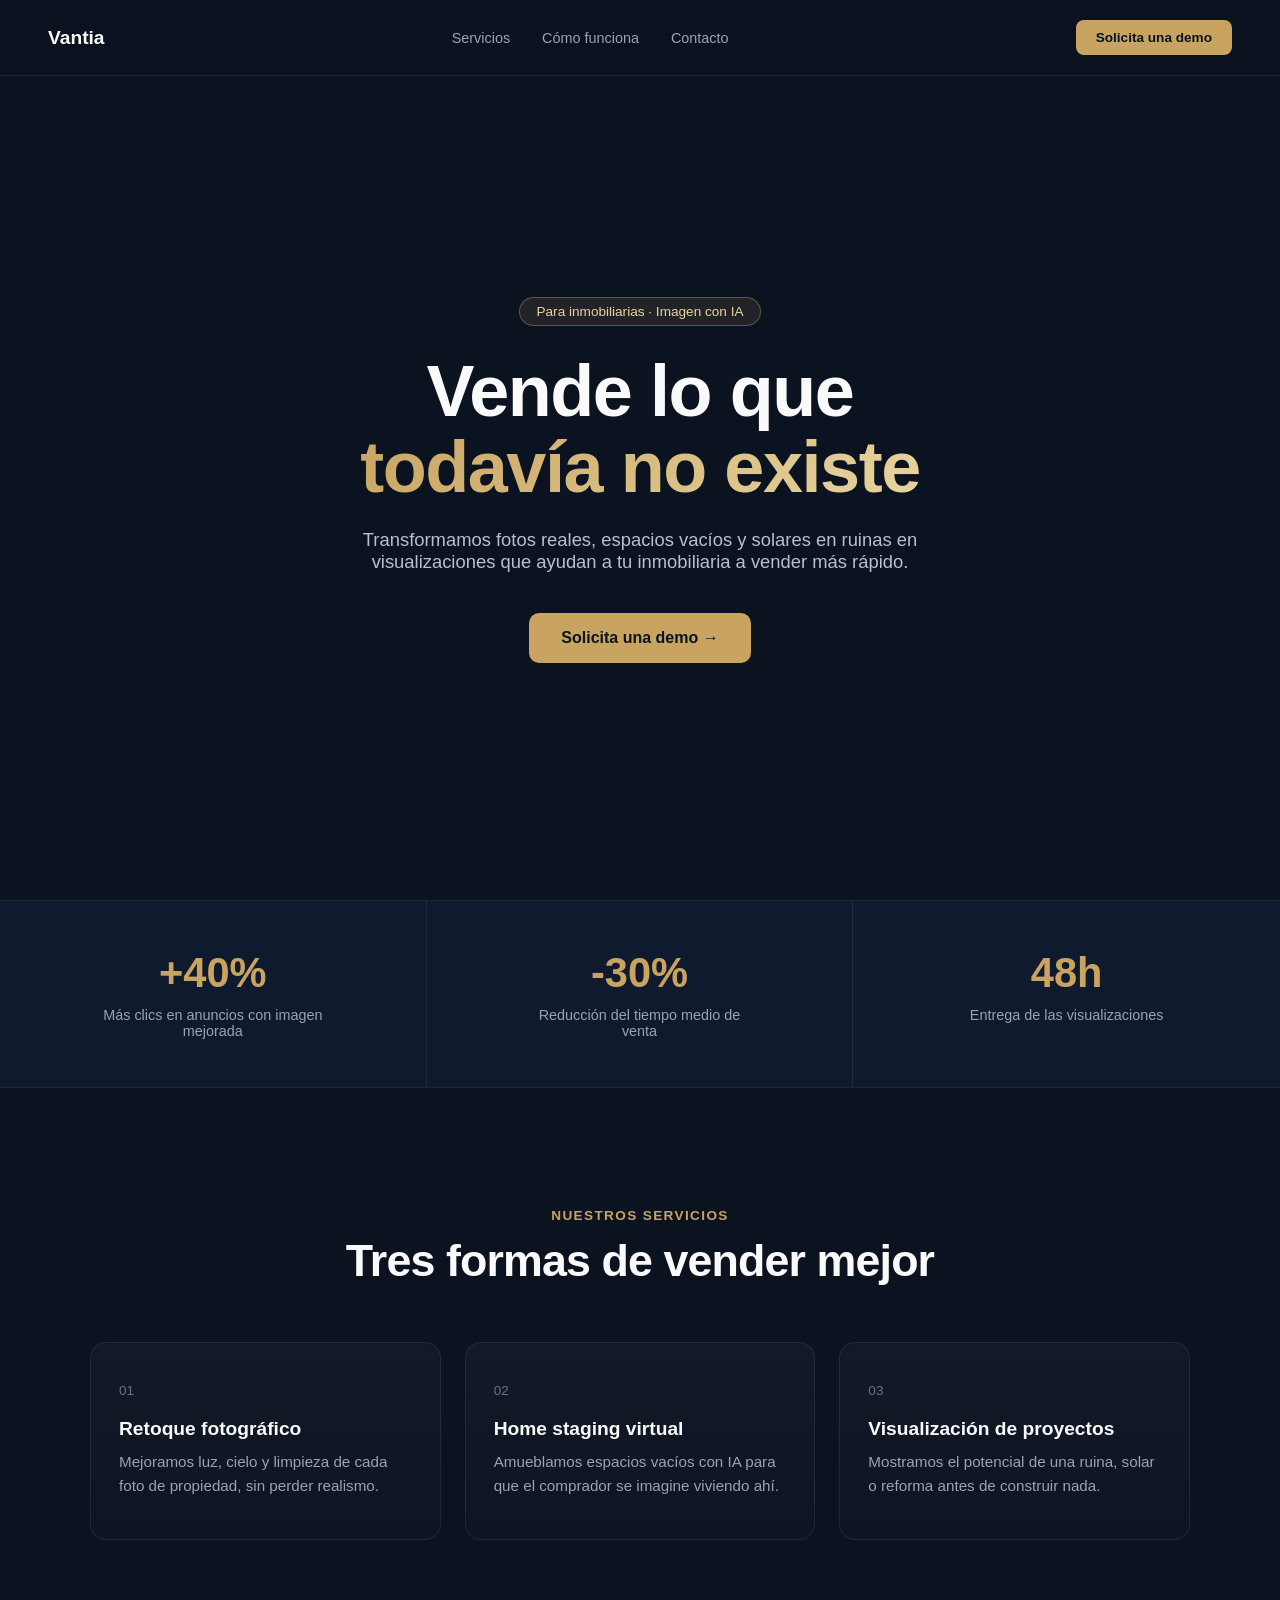
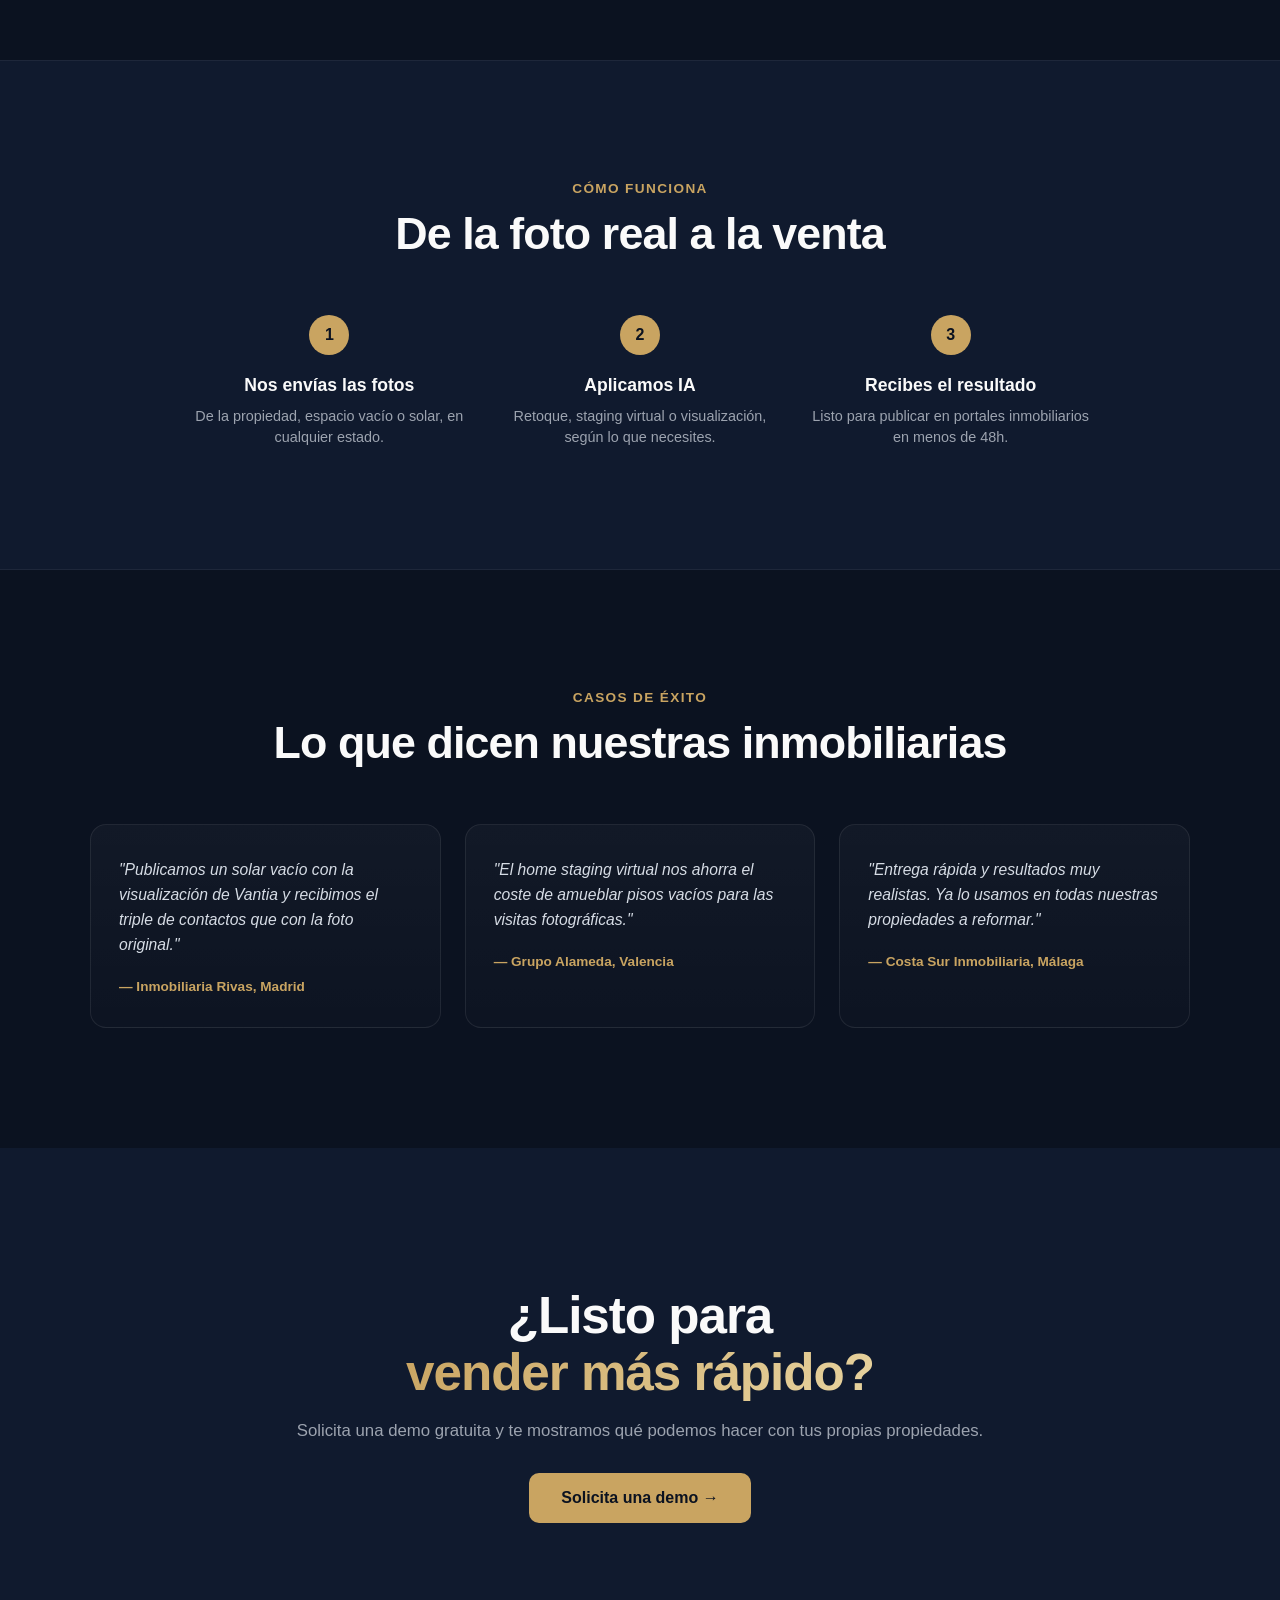
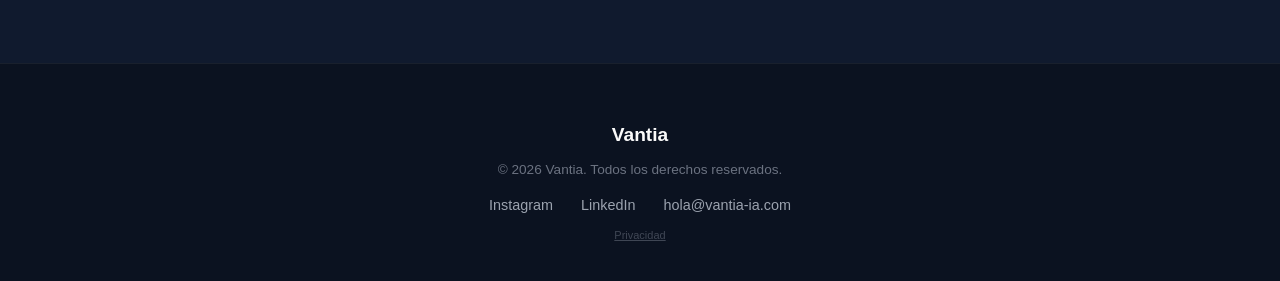
<file: index.html>
<!DOCTYPE html>
<html lang="es">
<head>
    <meta charset="UTF-8">
    <meta name="viewport" content="width=device-width, initial-scale=1.0">
    <title>Vantia · Imagen con IA para inmobiliarias</title>
  <meta name="description" content="Vantia genera imágenes con IA para inmobiliarias: vende propiedades que todavía no existen. Solicita una demo gratuita.">
  <link rel="canonical" href="https://landrytalbotpro.github.io/vantia-ia/">
  <meta property="og:type" content="website">
  <meta property="og:title" content="Vantia · Imagen con IA para inmobiliarias">
  <meta property="og:description" content="Vantia genera imágenes con IA para inmobiliarias: vende propiedades que todavía no existen. Solicita una demo gratuita.">
  <meta property="og:url" content="https://landrytalbotpro.github.io/vantia-ia/">
  <meta property="og:image" content="https://nuvorastudio.es/images/vantia.jpg">
  <meta property="og:locale" content="es_ES">
  <meta name="twitter:card" content="summary_large_image">
  <meta name="twitter:title" content="Vantia · Imagen con IA para inmobiliarias">
  <meta name="twitter:description" content="Vantia genera imágenes con IA para inmobiliarias: vende propiedades que todavía no existen. Solicita una demo gratuita.">
  <meta name="twitter:image" content="https://nuvorastudio.es/images/vantia.jpg">
    <link rel="stylesheet" href="style.css">
  <script type="application/ld+json">
{
  "@context": "https://schema.org",
  "@type": "Organization",
  "name": "Vantia",
  "url": "https://landrytalbotpro.github.io/vantia-ia/",
  "image": "https://nuvorastudio.es/images/vantia.jpg",
  "telephone": "+34675153535"
}
  </script>

  <!-- Google Analytics (GA4) -->
  <script async src="https://www.googletagmanager.com/gtag/js?id=G-V2VKRWEJ8G"></script>
  <script>
    window.dataLayer = window.dataLayer || [];
    function gtag(){dataLayer.push(arguments);}
    gtag('js', new Date());
    gtag('config', 'G-V2VKRWEJ8G');
  </script>
</head>
<body>

    <nav class="navbar">
        <span class="logo">Vantia</span>
        <div class="nav-links">
            <a href="#servicios">Servicios</a>
            <a href="#proceso">Cómo funciona</a>
            <a href="#contacto">Contacto</a>
        </div>
        <a href="https://wa.me/34675153535?text=Hola%2C%20quiero%20una%20demo%20para%20mi%20inmobiliaria" class="nav-cta" target="_blank">Solicita una demo</a>
    </nav>

    <header class="hero">
        <div class="hero-bg"></div>
        <span class="badge">Para inmobiliarias · Imagen con IA</span>
        <h1>Vende lo que<br><span class="gradient-text">todavía no existe</span></h1>
        <p class="subtitulo">Transformamos fotos reales, espacios vacíos y solares en ruinas en visualizaciones que ayudan a tu inmobiliaria a vender más rápido.</p>
        <button class="cta-btn" onclick="window.open('https://wa.me/34675153535?text=Hola%2C%20quiero%20una%20demo%20para%20mi%20inmobiliaria', '_blank')">Solicita una demo →</button>
    </header>

    <section class="stats-row">
        <div class="stat">
            <span class="numero">+40%</span>
            <p>Más clics en anuncios con imagen mejorada</p>
        </div>
        <div class="stat">
            <span class="numero">-30%</span>
            <p>Reducción del tiempo medio de venta</p>
        </div>
        <div class="stat">
            <span class="numero">48h</span>
            <p>Entrega de las visualizaciones</p>
        </div>
    </section>

    <section class="servicios" id="servicios">
        <span class="eyebrow">Nuestros servicios</span>
        <h2>Tres formas de vender mejor</h2>
        <div class="servicios-grid">
            <div class="servicio-card">
                <span class="card-num">01</span>
                <h3>Retoque fotográfico</h3>
                <p>Mejoramos luz, cielo y limpieza de cada foto de propiedad, sin perder realismo.</p>
            </div>
            <div class="servicio-card">
                <span class="card-num">02</span>
                <h3>Home staging virtual</h3>
                <p>Amueblamos espacios vacíos con IA para que el comprador se imagine viviendo ahí.</p>
            </div>
            <div class="servicio-card">
                <span class="card-num">03</span>
                <h3>Visualización de proyectos</h3>
                <p>Mostramos el potencial de una ruina, solar o reforma antes de construir nada.</p>
            </div>
        </div>
    </section>

    <section class="proceso" id="proceso">
        <span class="eyebrow">Cómo funciona</span>
        <h2>De la foto real a la venta</h2>
        <div class="proceso-grid">
            <div class="proceso-item">
                <span class="proceso-num">1</span>
                <h4>Nos envías las fotos</h4>
                <p>De la propiedad, espacio vacío o solar, en cualquier estado.</p>
            </div>
            <div class="proceso-item">
                <span class="proceso-num">2</span>
                <h4>Aplicamos IA</h4>
                <p>Retoque, staging virtual o visualización, según lo que necesites.</p>
            </div>
            <div class="proceso-item">
                <span class="proceso-num">3</span>
                <h4>Recibes el resultado</h4>
                <p>Listo para publicar en portales inmobiliarios en menos de 48h.</p>
            </div>
        </div>
    </section>

    <section class="testimonios">
        <span class="eyebrow">Casos de éxito</span>
        <h2>Lo que dicen nuestras inmobiliarias</h2>
        <div class="testimonios-grid">
            <div class="testimonio-card">
                <p>"Publicamos un solar vacío con la visualización de Vantia y recibimos el triple de contactos que con la foto original."</p>
                <span class="testimonio-autor">— Inmobiliaria Rivas, Madrid</span>
            </div>
            <div class="testimonio-card">
                <p>"El home staging virtual nos ahorra el coste de amueblar pisos vacíos para las visitas fotográficas."</p>
                <span class="testimonio-autor">— Grupo Alameda, Valencia</span>
            </div>
            <div class="testimonio-card">
                <p>"Entrega rápida y resultados muy realistas. Ya lo usamos en todas nuestras propiedades a reformar."</p>
                <span class="testimonio-autor">— Costa Sur Inmobiliaria, Málaga</span>
            </div>
        </div>
    </section>

    <section class="cta-final" id="contacto">
        <h2>¿Listo para<br><span class="gradient-text">vender más rápido?</span></h2>
        <p>Solicita una demo gratuita y te mostramos qué podemos hacer con tus propias propiedades.</p>
        <button class="cta-btn" onclick="window.open('https://wa.me/34675153535?text=Hola%2C%20quiero%20una%20demo%20para%20mi%20inmobiliaria', '_blank')">Solicita una demo →</button>
    </section>

    <footer class="footer">
        <span class="logo">Vantia</span>
        <p>&copy; 2026 Vantia. Todos los derechos reservados.</p>
        <div class="footer-links">
            <a href="#">Instagram</a>
            <a href="#">LinkedIn</a>
            <a href="mailto:hola@vantia-ia.com">hola@vantia-ia.com</a>
        </div>
    
    <p style="text-align:center; font-size:11px; opacity:0.55; margin-top:16px;" class="nuvora-legal-link"><a href="privacidad.html" style="color:inherit;">Privacidad</a></p>
</footer>


  <!-- Sticky mobile CTA (ajouté — checklist Nuvora) -->
  <style>
  #nuvora-sticky-cta-bar {
    position: fixed; left: 0; right: 0; bottom: 0; z-index: 9999;
    display: none; justify-content: center; align-items: center;
    padding: 12px 16px calc(12px + env(safe-area-inset-bottom, 0px));
    background: rgba(20,20,20,0.96); backdrop-filter: blur(6px);
  }
  #nuvora-sticky-cta-bar a {
    display: block; width: 100%; max-width: 480px; text-align: center;
    background: #25D366; color: #fff; font-weight: 700; font-size: 15px;
    padding: 13px 20px; border-radius: 999px; text-decoration: none;
    font-family: system-ui, -apple-system, sans-serif;
  }
  @media (max-width: 780px) { #nuvora-sticky-cta-bar { display: flex; } }
  </style>
  <div id="nuvora-sticky-cta-bar">
    <a href="https://wa.me/34675153535?text=Hola%2C%20quiero%20una%20demo%20para%20mi%20inmobiliaria" target="_blank" rel="noopener">💬 Solicitar demo — Respuesta en 24h</a>
  </div>
</body>
</html>
</file>
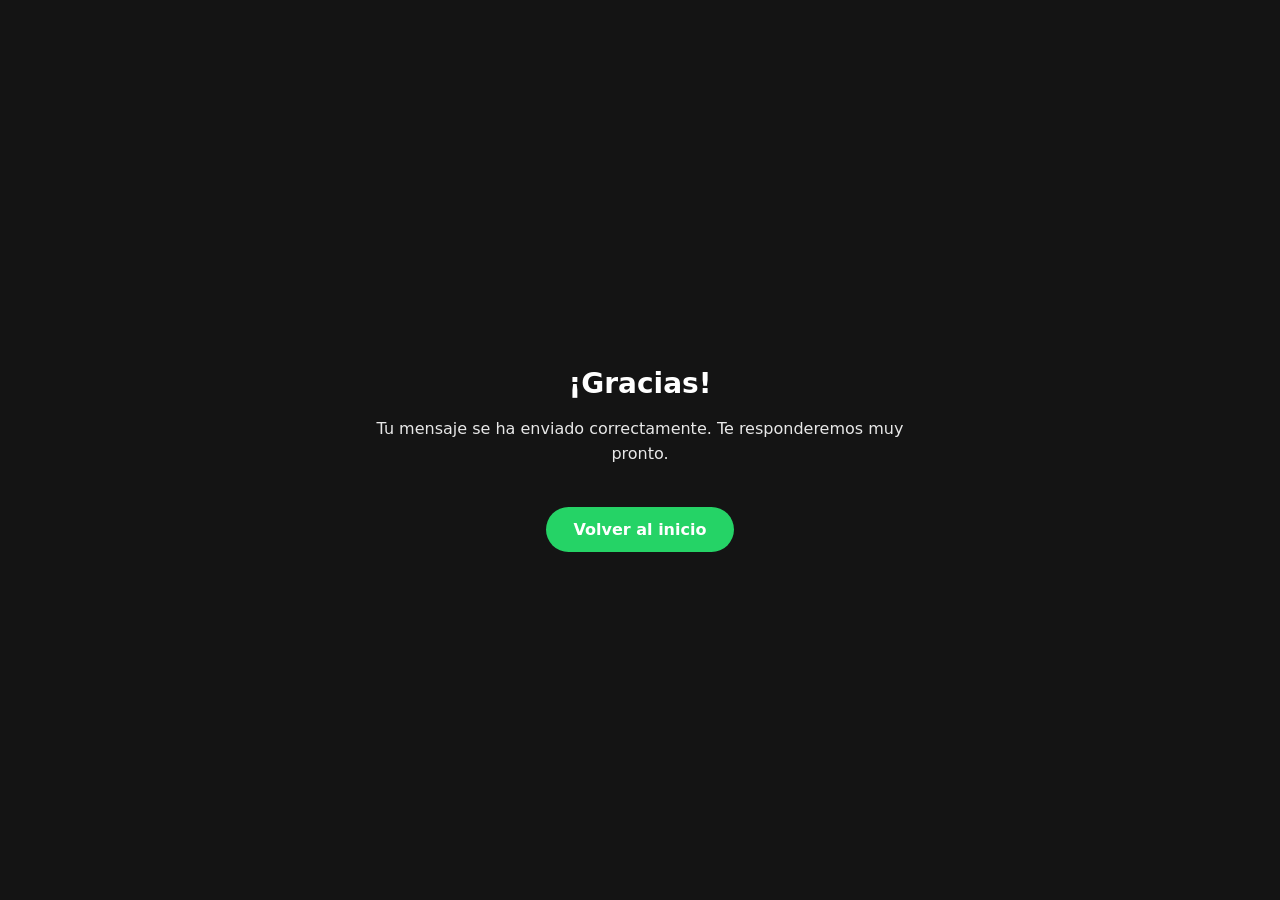
<file: gracias.html>
<!DOCTYPE html>
<html lang="es">
<head>
<meta charset="UTF-8">
<meta name="viewport" content="width=device-width, initial-scale=1.0">
<title>¡Gracias! — Vantia</title>
<meta name="robots" content="noindex">
<style>
  body { margin:0; min-height:100vh; display:flex; align-items:center; justify-content:center;
    background:#141414; color:#FFFFFF; font-family: system-ui, -apple-system, 'Segoe UI', sans-serif; padding:32px; box-sizing:border-box; }
  .card { max-width:560px; text-align:center; }
  h1 { font-size:28px; margin-bottom:12px; }
  p { font-size:16px; line-height:1.6; opacity:0.9; }
  a.btn { display:inline-block; margin-top:24px; background:#25D366; color:#fff; text-decoration:none;
    font-weight:700; padding:13px 28px; border-radius:999px; }
  .doc { max-width:720px; text-align:left; }
  .doc h2 { font-size:18px; margin-top:28px; color:#25D366; }
  .doc p { font-size:15px; line-height:1.7; opacity:0.9; }
</style>
</head>
<body>
<div class="card">
  <h1>¡Gracias!</h1>
  <p>Tu mensaje se ha enviado correctamente. Te responderemos muy pronto.</p>
  <a class="btn" href="https://landrytalbotpro.github.io/vantia-ia/">Volver al inicio</a>
</div>
</body>
</html>
</file>
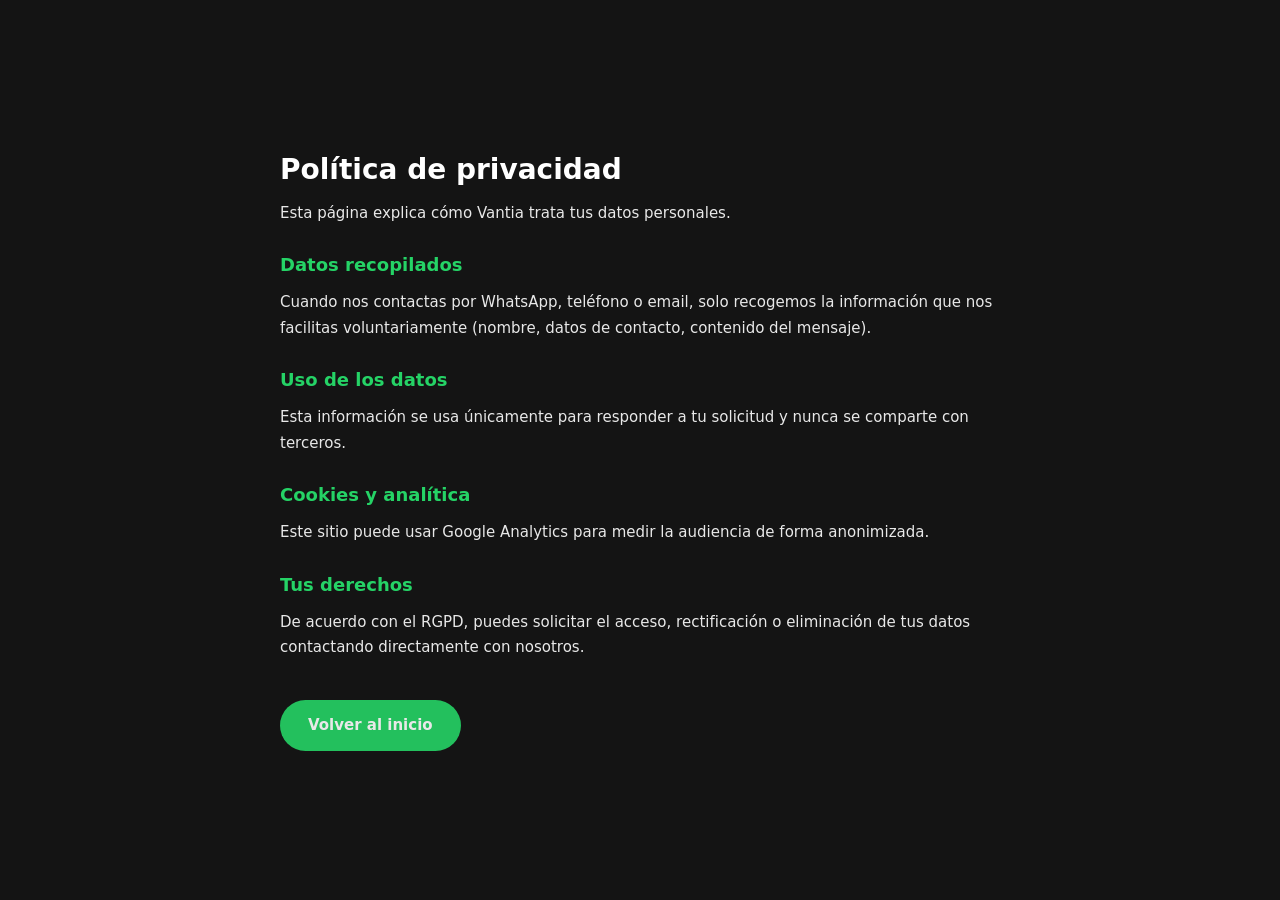
<file: privacidad.html>
<!DOCTYPE html>
<html lang="es">
<head>
<meta charset="UTF-8">
<meta name="viewport" content="width=device-width, initial-scale=1.0">
<title>Política de privacidad — Vantia</title>
<meta name="robots" content="noindex">
<style>
  body { margin:0; min-height:100vh; display:flex; align-items:center; justify-content:center;
    background:#141414; color:#FFFFFF; font-family: system-ui, -apple-system, 'Segoe UI', sans-serif; padding:32px; box-sizing:border-box; }
  .card { max-width:560px; text-align:center; }
  h1 { font-size:28px; margin-bottom:12px; }
  p { font-size:16px; line-height:1.6; opacity:0.9; }
  a.btn { display:inline-block; margin-top:24px; background:#25D366; color:#fff; text-decoration:none;
    font-weight:700; padding:13px 28px; border-radius:999px; }
  .doc { max-width:720px; text-align:left; }
  .doc h2 { font-size:18px; margin-top:28px; color:#25D366; }
  .doc p { font-size:15px; line-height:1.7; opacity:0.9; }
</style>
</head>
<body>
<div class="card doc">
  <h1>Política de privacidad</h1>
  <p>Esta página explica cómo Vantia trata tus datos personales.</p>
<h2>Datos recopilados</h2>
<p>Cuando nos contactas por WhatsApp, teléfono o email, solo recogemos la información que nos facilitas voluntariamente (nombre, datos de contacto, contenido del mensaje).</p>
<h2>Uso de los datos</h2>
<p>Esta información se usa únicamente para responder a tu solicitud y nunca se comparte con terceros.</p>
<h2>Cookies y analítica</h2>
<p>Este sitio puede usar Google Analytics para medir la audiencia de forma anonimizada.</p>
<h2>Tus derechos</h2>
<p>De acuerdo con el RGPD, puedes solicitar el acceso, rectificación o eliminación de tus datos contactando directamente con nosotros.</p>
  <p><a class="btn" href="https://landrytalbotpro.github.io/vantia-ia/">Volver al inicio</a></p>
</div>
</body>
</html>
</file>
<file: style.css>
* {
    margin: 0;
    padding: 0;
    box-sizing: border-box;
}

body {
    font-family: 'Inter', sans-serif;
    background-color: #0B1220;
    color: #D6DCE5;
    overflow-x: hidden;
}

.gradient-text {
    background: linear-gradient(135deg, #C9A461, #E8D4A0);
    -webkit-background-clip: text;
    background-clip: text;
    color: transparent;
}

.eyebrow {
    display: block;
    font-size: 0.85rem;
    font-weight: 600;
    letter-spacing: 0.1em;
    text-transform: uppercase;
    color: #C9A461;
    margin-bottom: 12px;
}

.navbar {
    position: fixed;
    top: 0;
    left: 0;
    right: 0;
    display: flex;
    justify-content: space-between;
    align-items: center;
    padding: 20px 48px;
    background: rgba(11, 18, 32, 0.85);
    backdrop-filter: blur(12px);
    border-bottom: 1px solid rgba(255, 255, 255, 0.08);
    z-index: 100;
}

.logo {
    font-family: 'Space Grotesk', sans-serif;
    font-weight: 700;
    font-size: 1.2rem;
    color: #FAFAFA;
}

.nav-links {
    display: flex;
    gap: 32px;
}

.nav-links a {
    color: #9CA3AF;
    text-decoration: none;
    font-size: 0.9rem;
    transition: color 0.2s ease;
}

.nav-links a:hover {
    color: #C9A461;
}

.nav-cta {
    color: #0B1220;
    background-color: #C9A461;
    text-decoration: none;
    font-size: 0.85rem;
    font-weight: 700;
    padding: 10px 20px;
    border-radius: 8px;
    transition: transform 0.2s ease;
}

.nav-cta:hover {
    transform: scale(1.04);
}

.hero {
    position: relative;
    min-height: 100vh;
    display: flex;
    flex-direction: column;
    justify-content: center;
    align-items: center;
    text-align: center;
    padding: 140px 20px 80px;
    overflow: hidden;
}

.hero-bg {
    position: absolute;
    top: 0;
    left: 0;
    width: 100%;
    height: 100%;
    background-image: url('https://images.unsplash.com/photo-1758448756207-54505680d130?auto=format&fit=crop&w=1600&q=80');
    background-size: cover;
    background-position: center;
    z-index: -2;
}

.hero-bg::after {
    content: '';
    position: absolute;
    top: 0;
    left: 0;
    width: 100%;
    height: 100%;
    background: linear-gradient(180deg, rgba(11,18,32,0.9) 0%, rgba(11,18,32,0.75) 50%, rgba(11,18,32,0.97) 100%);
}

.badge {
    position: relative;
    font-size: 0.85rem;
    padding: 6px 16px;
    border: 1px solid rgba(201, 164, 97, 0.4);
    border-radius: 20px;
    background: rgba(201, 164, 97, 0.12);
    color: #E8D4A0;
    margin-bottom: 28px;
}

.hero h1 {
    position: relative;
    font-family: 'Space Grotesk', sans-serif;
    font-size: 4.5rem;
    line-height: 1.05;
    font-weight: 700;
    color: #FAFAFA;
    margin-bottom: 24px;
    letter-spacing: -0.02em;
}

.hero .subtitulo {
    position: relative;
    font-size: 1.15rem;
    color: #B8C0CC;
    max-width: 560px;
    margin-bottom: 40px;
}

.cta-btn {
    background-color: #C9A461;
    color: #0B1220;
    border: none;
    padding: 16px 32px;
    font-size: 1rem;
    font-weight: 700;
    border-radius: 10px;
    cursor: pointer;
    transition: transform 0.2s ease, box-shadow 0.2s ease;
}

.cta-btn:hover {
    transform: scale(1.05);
    box-shadow: 0 0 30px rgba(201, 164, 97, 0.3);
}

/* Barra de estadísticas */
.stats-row {
    display: grid;
    grid-template-columns: repeat(3, 1fr);
    background-color: #101A2E;
    border-top: 1px solid rgba(255,255,255,0.06);
    border-bottom: 1px solid rgba(255,255,255,0.06);
}

.stat {
    text-align: center;
    padding: 48px 32px;
    border-right: 1px solid rgba(255,255,255,0.08);
}

.stat:last-child {
    border-right: none;
}

.stat .numero {
    display: block;
    font-family: 'Space Grotesk', sans-serif;
    font-size: 2.6rem;
    font-weight: 700;
    color: #C9A461;
    margin-bottom: 10px;
}

.stat p {
    color: #9CA3AF;
    font-size: 0.9rem;
    max-width: 220px;
    margin: 0 auto;
}

/* Sección Servicios */
.servicios {
    padding: 120px 48px;
    text-align: center;
    background-color: #0B1220;
}

.servicios h2 {
    font-family: 'Space Grotesk', sans-serif;
    font-size: 2.8rem;
    font-weight: 700;
    color: #FAFAFA;
    margin-bottom: 56px;
    letter-spacing: -0.02em;
}

.servicios-grid {
    display: grid;
    grid-template-columns: repeat(3, 1fr);
    gap: 24px;
    max-width: 1100px;
    margin: 0 auto;
}

.servicio-card {
    position: relative;
    background: linear-gradient(180deg, rgba(255,255,255,0.03), rgba(255,255,255,0.01));
    border: 1px solid rgba(255, 255, 255, 0.08);
    padding: 40px 28px;
    border-radius: 16px;
    text-align: left;
    transition: border-color 0.2s ease, transform 0.2s ease;
}

.servicio-card:hover {
    border-color: rgba(201, 164, 97, 0.5);
    transform: translateY(-6px);
}

.card-num {
    display: block;
    font-family: 'Space Grotesk', sans-serif;
    font-size: 0.85rem;
    color: #6B7280;
    margin-bottom: 20px;
}

.servicio-card h3 {
    font-family: 'Space Grotesk', sans-serif;
    color: #FAFAFA;
    font-size: 1.2rem;
    margin-bottom: 10px;
}

.servicio-card p {
    color: #9CA3AF;
    line-height: 1.6;
    font-size: 0.95rem;
}

/* Sección Proceso */
.proceso {
    padding: 120px 48px;
    text-align: center;
    background-color: #101A2E;
    border-top: 1px solid rgba(255,255,255,0.06);
    border-bottom: 1px solid rgba(255,255,255,0.06);
}

.proceso h2 {
    font-family: 'Space Grotesk', sans-serif;
    font-size: 2.8rem;
    font-weight: 700;
    color: #FAFAFA;
    margin-bottom: 56px;
    letter-spacing: -0.02em;
}

.proceso-grid {
    display: grid;
    grid-template-columns: repeat(3, 1fr);
    gap: 32px;
    max-width: 900px;
    margin: 0 auto;
}

.proceso-num {
    display: inline-flex;
    align-items: center;
    justify-content: center;
    width: 40px;
    height: 40px;
    border-radius: 50%;
    background-color: #C9A461;
    color: #0B1220;
    font-family: 'Space Grotesk', sans-serif;
    font-weight: 700;
    margin-bottom: 20px;
}

.proceso-item h4 {
    font-family: 'Space Grotesk', sans-serif;
    color: #FAFAFA;
    font-size: 1.1rem;
    margin-bottom: 10px;
}

.proceso-item p {
    color: #9CA3AF;
    font-size: 0.9rem;
    line-height: 1.5;
}

/* Testimonios */
.testimonios {
    padding: 120px 48px;
    text-align: center;
    background-color: #0B1220;
}

.testimonios h2 {
    font-family: 'Space Grotesk', sans-serif;
    font-size: 2.8rem;
    font-weight: 700;
    color: #FAFAFA;
    margin-bottom: 56px;
    letter-spacing: -0.02em;
}

.testimonios-grid {
    display: grid;
    grid-template-columns: repeat(3, 1fr);
    gap: 24px;
    max-width: 1100px;
    margin: 0 auto;
}

.testimonio-card {
    background: linear-gradient(180deg, rgba(255,255,255,0.03), rgba(255,255,255,0.01));
    border: 1px solid rgba(255, 255, 255, 0.08);
    border-radius: 16px;
    padding: 32px 28px;
    text-align: left;
}

.testimonio-card p {
    color: #D6DCE5;
    font-size: 0.98rem;
    line-height: 1.6;
    margin-bottom: 20px;
    font-style: italic;
}

.testimonio-autor {
    color: #C9A461;
    font-size: 0.85rem;
    font-weight: 600;
}

/* CTA Final */
.cta-final {
    padding: 140px 48px;
    text-align: center;
    background-color: #101A2E;
}

.cta-final h2 {
    font-family: 'Space Grotesk', sans-serif;
    font-size: 3.2rem;
    line-height: 1.1;
    font-weight: 700;
    color: #FAFAFA;
    margin-bottom: 20px;
    letter-spacing: -0.02em;
}

.cta-final p {
    font-size: 1.05rem;
    color: #9CA3AF;
    margin-bottom: 32px;
}

/* Footer */
.footer {
    padding: 60px 48px 40px;
    text-align: center;
    background-color: #0B1220;
    border-top: 1px solid rgba(255, 255, 255, 0.06);
}

.footer .logo {
    display: block;
    margin-bottom: 16px;
}

.footer p {
    color: #6B7280;
    font-size: 0.85rem;
}

.footer-links {
    margin-top: 20px;
    display: flex;
    justify-content: center;
    gap: 28px;
}

.footer-links a {
    color: #9CA3AF;
    text-decoration: none;
    font-size: 0.9rem;
    transition: color 0.2s ease;
}

.footer-links a:hover {
    color: #C9A461;
}

/* Responsive */
@media (max-width: 900px) {
    .nav-links {
        display: none;
    }
    .hero h1 {
        font-size: 2.6rem;
    }
    .stats-row,
    .servicios-grid,
    .proceso-grid,
    .testimonios-grid {
        grid-template-columns: 1fr;
    }
    .cta-final h2 {
        font-size: 2.2rem;
    }
}
</file>
